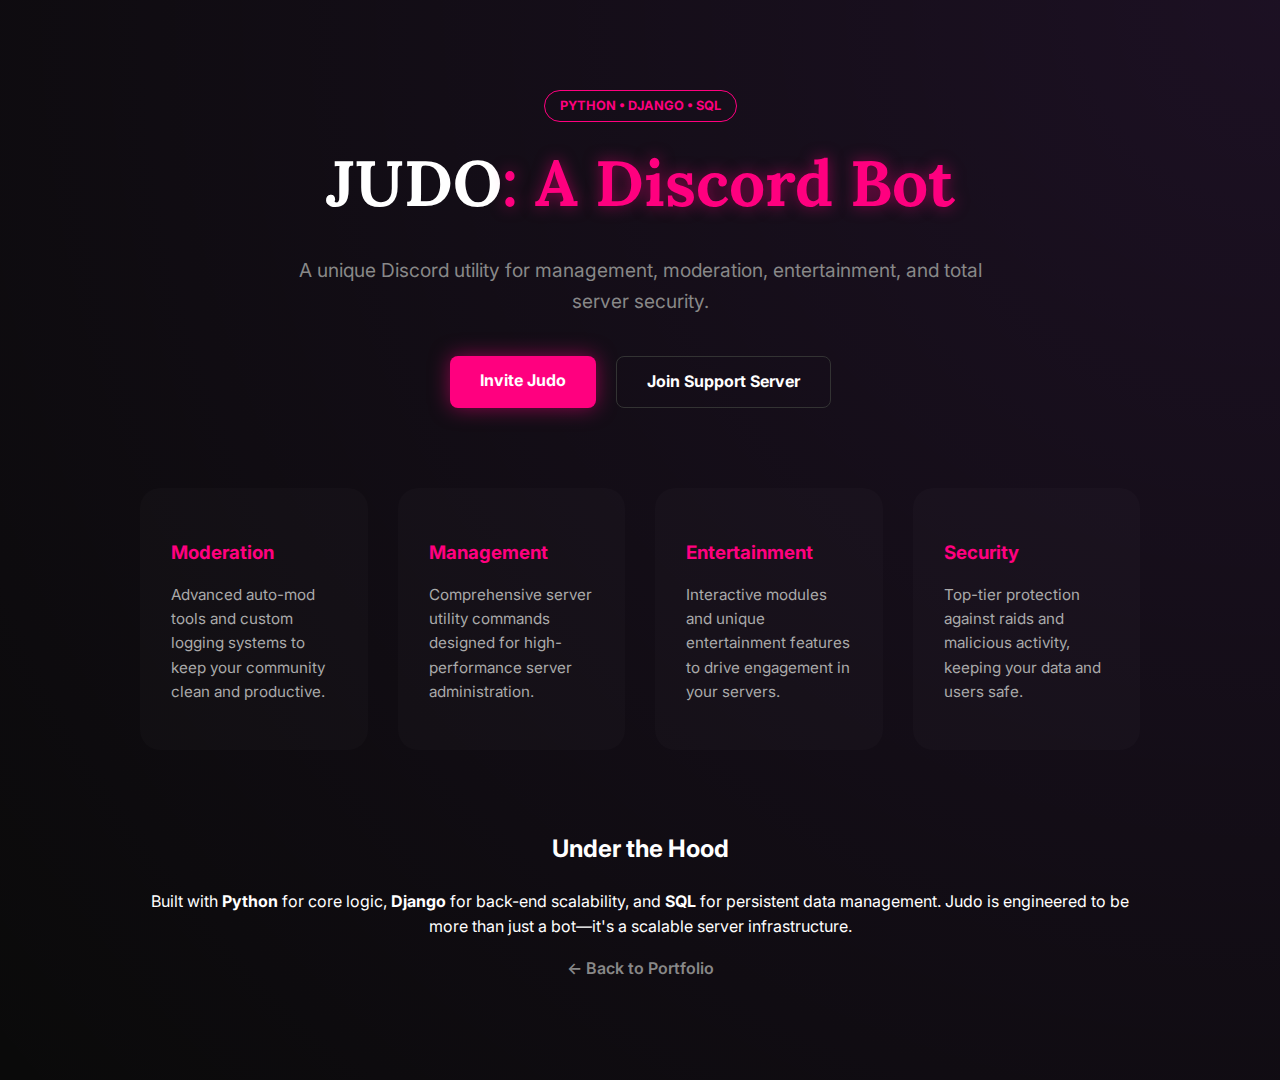
<file: Myportfolio/Version 1.1/judo/index.html>
<!DOCTYPE html>
<html lang="en">
<head>
    <meta charset="UTF-8">
    <meta name="viewport" content="width=device-width, initial-scale=1.0">
    <title>Judo Bot | Project Showcase</title>
    <link rel="preconnect" href="https://fonts.googleapis.com">
    <link rel="preconnect" href="https://fonts.gstatic.com" crossorigin>
    <link href="https://fonts.googleapis.com/css2?family=Inter:wght@400;700&family=Lora:wght@700&display=swap" rel="stylesheet">
    <link rel="stylesheet" href="style.css">
</head>
<body class="judo-page">

    <div id="judo-hero">
        <div class="judo-container">
            <header class="judo-header">
                <div class="judo-badge">PYTHON • DJANGO • SQL</div>
                <h1>JUDO<span>: A Discord Bot</span></h1>
                <p class="judo-subtitle">A unique Discord utility for management, moderation, entertainment, and total server security.</p>
                
                <div class="judo-actions">
                    <a href="https://discord.com/oauth2/authorize?client_id=1399230366039937104&permissions=8&integration_type=0&scope=bot" class="judo-btn primary" target="_blank">Invite Judo</a>
                    <a href="https://discord.gg/vSSmeJqy" class="judo-btn secondary" target="_blank">Join Support Server</a>
                </div>
            </header>

            <section class="judo-features">
                <div class="feature-grid">
                    <div class="feature-box">
                        <h3>Moderation</h3>
                        <p>Advanced auto-mod tools and custom logging systems to keep your community clean and productive.</p>
                    </div>
                    <div class="feature-box">
                        <h3>Management</h3>
                        <p>Comprehensive server utility commands designed for high-performance server administration.</p>
                    </div>
                    <div class="feature-box">
                        <h3>Entertainment</h3>
                        <p>Interactive modules and unique entertainment features to drive engagement in your servers.</p>
                    </div>
                    <div class="feature-box">
                        <h3>Security</h3>
                        <p>Top-tier protection against raids and malicious activity, keeping your data and users safe.</p>
                    </div>
                </div>
            </section>

            <section class="judo-tech-stack">
                <h2 class="section-title">Under the Hood</h2>
                <p class="bio-text">
                    Built with <strong>Python</strong> for core logic, <strong>Django</strong> for back-end scalability, and <strong>SQL</strong> for persistent data management. Judo is engineered to be more than just a bot—it's a scalable server infrastructure.
                </p>
                <div class="action-buttons">
                    <a href="../index.html" class="back-home-btn">← Back to Portfolio</a>
                </div>
            </section>
        </div>
    </div>

</body>
</html>
</file>
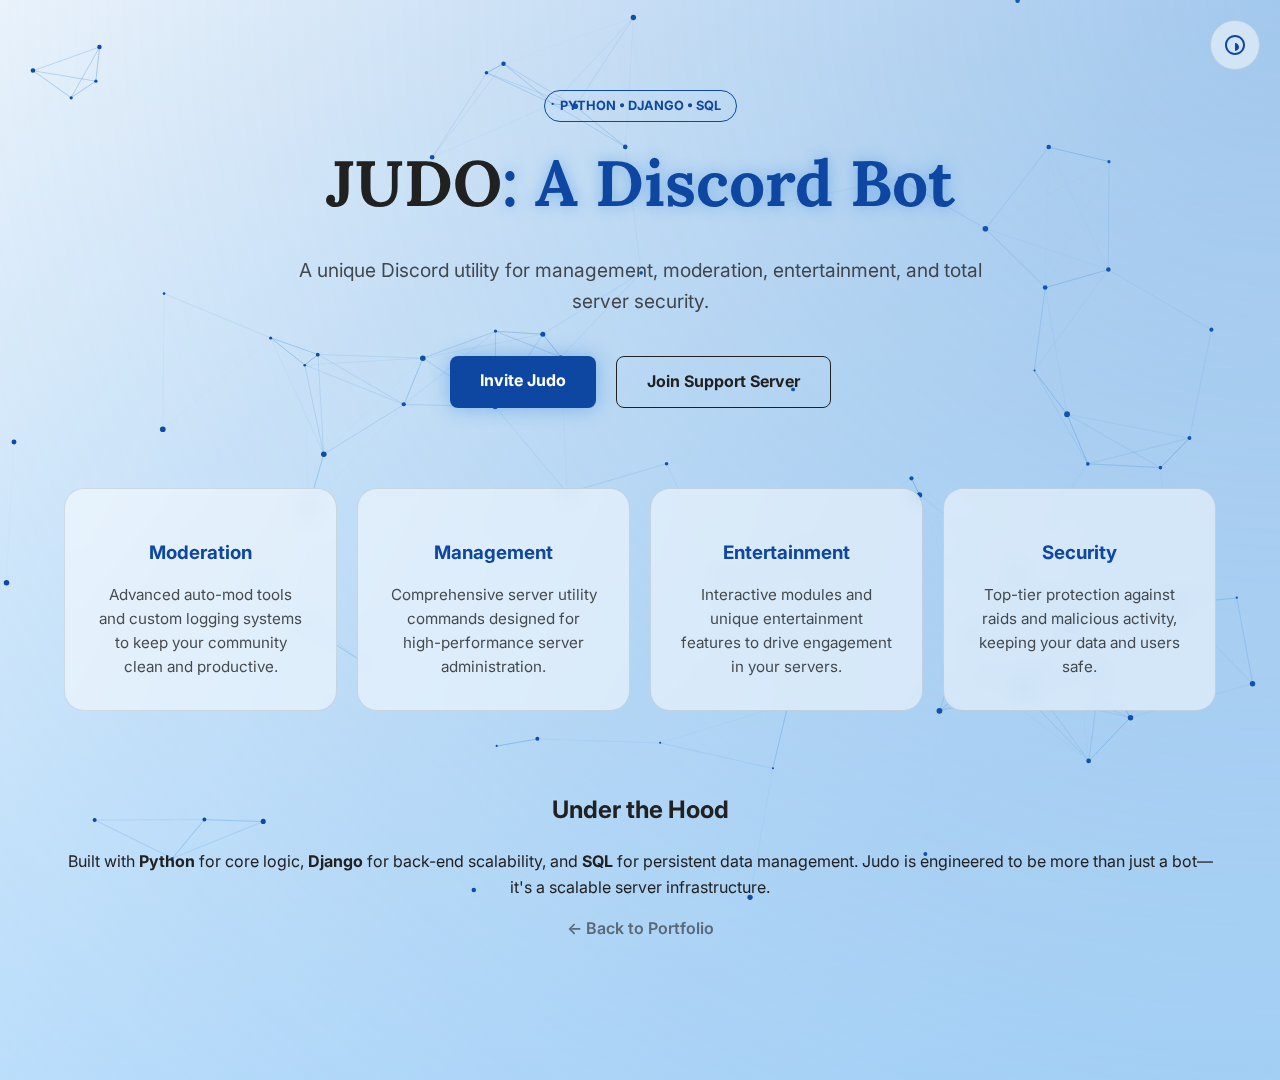
<file: Myportfolio/Version 1.2/judo/index.html>
<!DOCTYPE html>
<html lang="en">
<head>
    <meta charset="UTF-8">
    <meta name="viewport" content="width=device-width, initial-scale=1.0">
    <title>Judo Bot | Project Showcase</title>
    
    <script>
        (function() {
            const savedTheme = localStorage.getItem('theme') || 'theme-lucid-blue';
            document.documentElement.classList.add(savedTheme);
        })();
    </script>

    <link rel="preconnect" href="https://fonts.googleapis.com">
    <link rel="preconnect" href="https://fonts.gstatic.com" crossorigin>
    <link href="https://fonts.googleapis.com/css2?family=Inter:wght@400;700&family=Lora:wght@700&display=swap" rel="stylesheet">
    <link rel="stylesheet" href="style.css">
    <style>
        /* Ensures the background canvas stays behind the content */
        #judo-background-canvas {
            position: fixed;
            top: 0;
            left: 0;
            width: 100%;
            height: 100%;
            z-index: -1;
            pointer-events: none;
        }
    </style>
</head>
<body class="judo-page">

    <canvas id="judo-background-canvas"></canvas>

    <div class="theme-selector-container">
        <button class="theme-toggle" id="theme-toggle-btn" aria-label="Open theme selector" aria-expanded="false">
            <svg class="icon-theme" xmlns="http://www.w3.org/2000/svg" viewBox="0 0 24 24" fill="currentColor">
                <path d="M12 22C6.47715 22 2 17.5228 2 12C2 6.47715 6.47715 2 12 2C17.5228 2 22 6.47715 22 12C22 17.5228 17.5228 22 12 22ZM12 20C16.4183 20 20 16.4183 20 12C20 7.58172 16.4183 4 12 4C7.58172 4 4 7.58172 4 12C4 16.4183 7.58172 20 12 20ZM12 18C13.0609 18 14.0783 17.5786 14.8284 16.8284C15.5786 16.0783 16 15.0609 16 14C16 11.7909 14.2091 10 12 10V18Z"></path>
            </svg>
        </button>
        <div class="theme-options" id="theme-options-menu" role="menu">
            <button class="theme-option-btn" role="menuitem" data-theme="theme-lucid-blue">
                Lucid Blue
            </button>
            <button class="theme-option-btn" role="menuitem" data-theme="theme-metallic-sky">
                Metallic Sky
            </button>
        </div>
    </div>

    <div id="judo-hero">
        <div class="judo-container">
            <header class="judo-header">
                <div class="judo-badge">PYTHON • DJANGO • SQL</div>
                <h1>JUDO<span>: A Discord Bot</span></h1>
                <p class="judo-subtitle">A unique Discord utility for management, moderation, entertainment, and total server security.</p>
                
                <div class="judo-actions">
                    <a href="https://discord.com/oauth2/authorize?client_id=1399230366039937104&permissions=8&integration_type=0&scope=bot" class="judo-btn primary" target="_blank">Invite Judo</a>
                    <a href="https://discord.gg/vSSmeJqy" class="judo-btn secondary" target="_blank">Join Support Server</a>
                </div>
            </header>

            <section class="judo-features">
                <div class="feature-grid">
                    <div class="feature-box">
                        <h3>Moderation</h3>
                        <p>Advanced auto-mod tools and custom logging systems to keep your community clean and productive.</p>
                    </div>
                    <div class="feature-box">
                        <h3>Management</h3>
                        <p>Comprehensive server utility commands designed for high-performance server administration.</p>
                    </div>
                    <div class="feature-box">
                        <h3>Entertainment</h3>
                        <p>Interactive modules and unique entertainment features to drive engagement in your servers.</p>
                    </div>
                    <div class="feature-box">
                        <h3>Security</h3>
                        <p>Top-tier protection against raids and malicious activity, keeping your data and users safe.</p>
                    </div>
                </div>
            </section>

            <section class="judo-tech-stack">
                <h2 class="section-title">Under the Hood</h2>
                <p class="bio-text">
                    Built with <strong>Python</strong> for core logic, <strong>Django</strong> for back-end scalability, and <strong>SQL</strong> for persistent data management. Judo is engineered to be more than just a bot—it's a scalable server infrastructure.
                </p>
                <div class="action-buttons">
                    <a href="../index.html" class="back-home-btn">← Back to Portfolio</a>
                </div>
            </section>
        </div>
    </div>

    <script>
        document.addEventListener('DOMContentLoaded', () => {
            const themeToggleButton = document.getElementById('theme-toggle-btn');
            const themeOptionsMenu = document.getElementById('theme-options-menu');
            const themeOptionButtons = document.querySelectorAll('.theme-option-btn');

            // --- Constellation Canvas Background Logic ---
            const canvas = document.getElementById('judo-background-canvas');
            const ctx = canvas.getContext('2d');
            let particles = [];
            let animationFrameId;

            const getThemeColor = (variable) => getComputedStyle(document.body).getPropertyValue(variable).trim();

            class Particle {
                constructor(x, y, size, color) {
                    this.x = x;
                    this.y = y;
                    this.size = size;
                    this.color = color;
                    this.vx = (Math.random() - 0.5) * 0.5;
                    this.vy = (Math.random() - 0.5) * 0.5;
                }
                draw() {
                    ctx.beginPath();
                    ctx.arc(this.x, this.y, this.size, 0, Math.PI * 2);
                    ctx.fillStyle = this.color;
                    ctx.fill();
                }
                update() {
                    this.x += this.vx;
                    this.y += this.vy;
                    if (this.x < 0 || this.x > canvas.width) this.vx *= -1;
                    if (this.y < 0 || this.y > canvas.height) this.vy *= -1;
                    this.draw();
                }
            }

            function initCanvas() {
                canvas.width = window.innerWidth;
                canvas.height = window.innerHeight;
                particles = [];
                // Particles will use the theme's accent color
                const particleColor = getThemeColor('--judo-accent');
                const numberOfParticles = (canvas.width * canvas.height) / 15000;
                for (let i = 0; i < numberOfParticles; i++) {
                    const size = Math.random() * 2 + 1;
                    const x = Math.random() * canvas.width;
                    const y = Math.random() * canvas.height;
                    particles.push(new Particle(x, y, size, particleColor));
                }
            }

            function connectParticles() {
                const lineColor = getThemeColor('--judo-glow');
                for (let a = 0; a < particles.length; a++) {
                    for (let b = a + 1; b < particles.length; b++) {
                        const dx = particles[a].x - particles[b].x;
                        const dy = particles[a].y - particles[b].y;
                        const distance = Math.sqrt(dx * dx + dy * dy);
                        if (distance < 150) {
                            ctx.strokeStyle = lineColor;
                            ctx.lineWidth = 1 - (distance / 150);
                            ctx.beginPath();
                            ctx.moveTo(particles[a].x, particles[a].y);
                            ctx.lineTo(particles[b].x, particles[b].y);
                            ctx.stroke();
                        }
                    }
                }
            }

            function animate() {
                ctx.clearRect(0, 0, canvas.width, canvas.height);
                connectParticles();
                particles.forEach(p => p.update());
                animationFrameId = requestAnimationFrame(animate);
            }

            function startAnimation() {
                if (animationFrameId) cancelAnimationFrame(animationFrameId);
                initCanvas();
                animate();
            }

            // --- Theme Logic ---
            function applyTheme(themeName) {
                document.body.classList.remove('theme-lucid-blue', 'theme-metallic-sky');
                document.documentElement.classList.remove('theme-lucid-blue', 'theme-metallic-sky');
                
                document.body.classList.add(themeName);
                document.documentElement.classList.add(themeName);
                
                localStorage.setItem('theme', themeName);

                // Restart animation to update particle colors based on new theme
                setTimeout(startAnimation, 100);
            }

            themeToggleButton.addEventListener('click', (e) => {
                e.stopPropagation();
                const isVisible = themeOptionsMenu.classList.contains('visible');
                themeOptionsMenu.classList.toggle('visible');
                themeToggleButton.setAttribute('aria-expanded', !isVisible);
            });

            themeOptionButtons.forEach(button => {
                button.addEventListener('click', () => {
                    const selectedTheme = button.dataset.theme;
                    applyTheme(selectedTheme);
                    themeOptionsMenu.classList.remove('visible');
                    themeToggleButton.setAttribute('aria-expanded', 'false');
                });
            });

            window.addEventListener('click', () => {
                themeOptionsMenu.classList.remove('visible');
                themeToggleButton.setAttribute('aria-expanded', 'false');
            });

            window.addEventListener('resize', startAnimation);

            // Initialize correct theme and animation on load
            const savedTheme = localStorage.getItem('theme') || 'theme-lucid-blue';
            applyTheme(savedTheme);
            startAnimation();
        });
    </script>
</body>
</html>
</file>
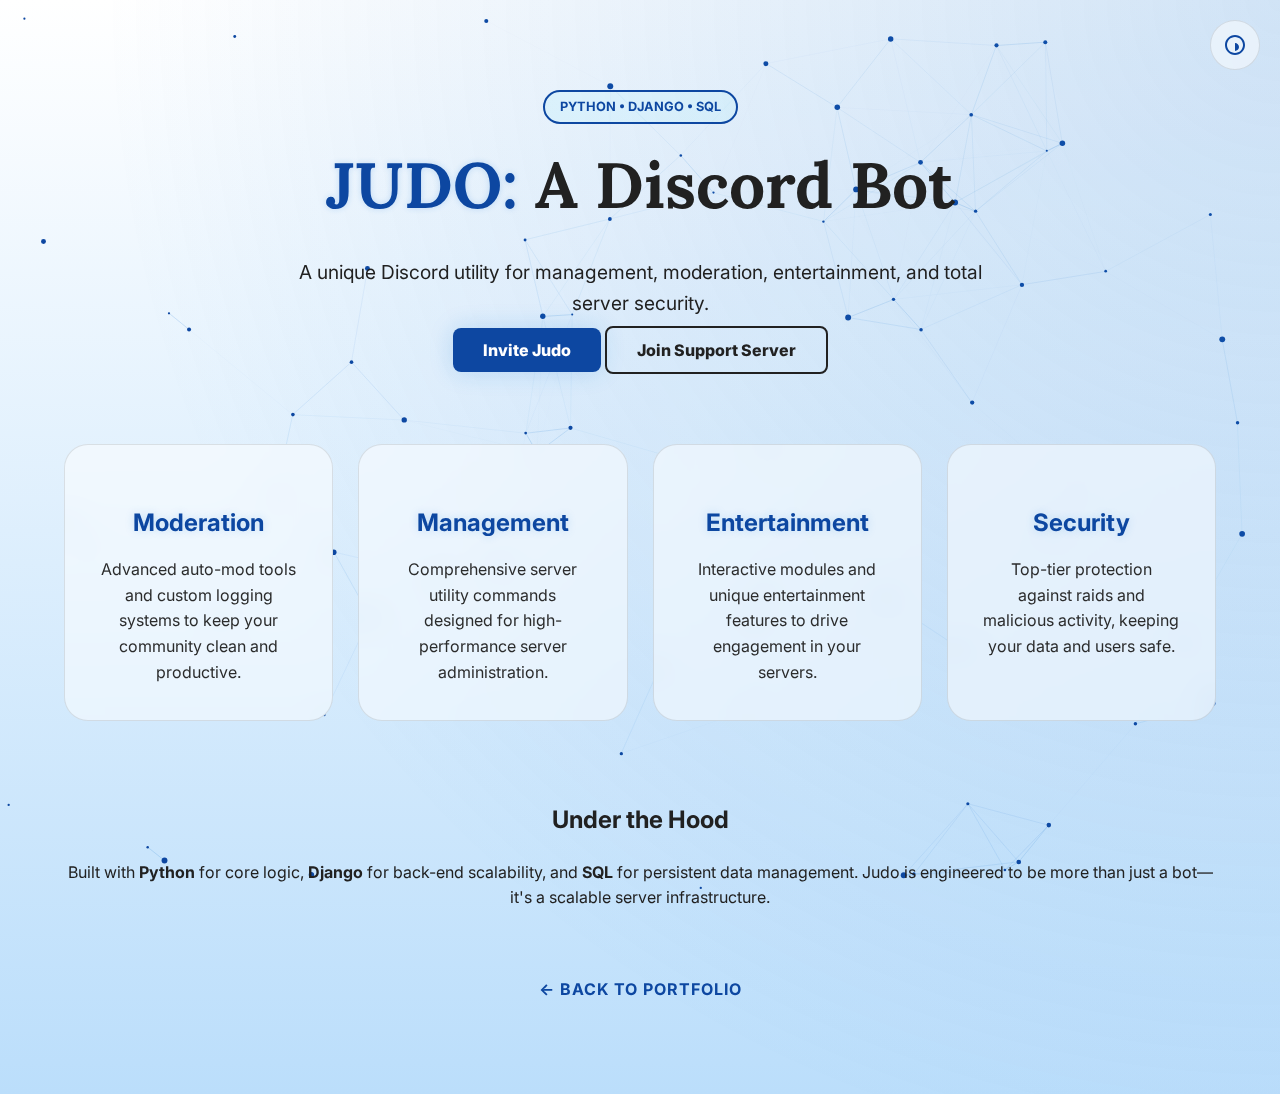
<file: Myportfolio/Version 1.4/judo/index.html>
<!DOCTYPE html>
<html lang="en">
<head>
    <meta charset="UTF-8">
    <meta name="viewport" content="width=device-width, initial-scale=1.0">
    <title>Judo Bot | Project Showcase</title>
    
    <script>
        (function() {
            const savedTheme = localStorage.getItem('theme') || 'theme-lucid-blue';
            document.documentElement.classList.add(savedTheme);
        })();
    </script>

    <link rel="preconnect" href="https://fonts.googleapis.com">
    <link rel="preconnect" href="https://fonts.gstatic.com" crossorigin>
    <link href="https://fonts.googleapis.com/css2?family=Inter:wght@400;700&family=Lora:wght@700&display=swap" rel="stylesheet">
    <link rel="stylesheet" href="style.css">
    <style>
        /* Ensures the background canvas stays behind the content */
        #judo-background-canvas {
            position: fixed;
            top: 0;
            left: 0;
            width: 100%;
            height: 100%;
            z-index: -1;
            pointer-events: none;
        }
    </style>
</head>
<body class="judo-page">

    <canvas id="judo-background-canvas"></canvas>

    <div class="theme-selector-container">
        <button class="theme-toggle" id="theme-toggle-btn" aria-label="Open theme selector" aria-expanded="false">
            <svg class="icon-theme" xmlns="http://www.w3.org/2000/svg" viewBox="0 0 24 24" fill="currentColor">
                <path d="M12 22C6.47715 22 2 17.5228 2 12C2 6.47715 6.47715 2 12 2C17.5228 2 22 6.47715 22 12C22 17.5228 17.5228 22 12 22ZM12 20C16.4183 20 20 16.4183 20 12C20 7.58172 16.4183 4 12 4C7.58172 4 4 7.58172 4 12C4 16.4183 7.58172 20 12 20ZM12 18C13.0609 18 14.0783 17.5786 14.8284 16.8284C15.5786 16.0783 16 15.0609 16 14C16 11.7909 14.2091 10 12 10V18Z"></path>
            </svg>
        </button>
        <div class="theme-options" id="theme-options-menu" role="menu">
            <button class="theme-option-btn" role="menuitem" data-theme="theme-lucid-blue">
                Lucid Blue
            </button>
            <button class="theme-option-btn" role="menuitem" data-theme="theme-metallic-sky">
                Metallic Sky
            </button>
        </div>
    </div>

    <div id="judo-hero">
        <div class="judo-container">
            <header class="judo-header">
                <div class="judo-badge">PYTHON • DJANGO • SQL</div>
                <h1>
                    <span class="judo-title-main">JUDO:</span> 
                    <span class="judo-title-sub">A Discord Bot</span>
                </h1>   
                <p class="judo-subtitle">A unique Discord utility for management, moderation, entertainment, and total server security.</p>
                
                <div class="judo-actions">
                    <a href="https://discord.com/oauth2/authorize?client_id=1399230366039937104&permissions=8&integration_type=0&scope=bot" class="judo-btn primary" target="_blank">Invite Judo</a>
                    <a href="https://discord.gg/vSSmeJqy" class="judo-btn secondary" target="_blank">Join Support Server</a>
                </div>
            </header>

            <section class="judo-features">
                <div class="feature-grid">
                    <div class="feature-box">
                        <h3>Moderation</h3>
                        <p>Advanced auto-mod tools and custom logging systems to keep your community clean and productive.</p>
                    </div>
                    <div class="feature-box">
                        <h3>Management</h3>
                        <p>Comprehensive server utility commands designed for high-performance server administration.</p>
                    </div>
                    <div class="feature-box">
                        <h3>Entertainment</h3>
                        <p>Interactive modules and unique entertainment features to drive engagement in your servers.</p>
                    </div>
                    <div class="feature-box">
                        <h3>Security</h3>
                        <p>Top-tier protection against raids and malicious activity, keeping your data and users safe.</p>
                    </div>
                </div>
            </section>

            <section class="judo-tech-stack">
                <h2 class="section-title">Under the Hood</h2>
                <p class="bio-text">
                    Built with <strong>Python</strong> for core logic, <strong>Django</strong> for back-end scalability, and <strong>SQL</strong> for persistent data management. Judo is engineered to be more than just a bot—it's a scalable server infrastructure.
                </p>
                <div class="action-buttons">
                    <a href="../index.html" class="back-home-btn">← Back to Portfolio</a>
                </div>
            </section>
        </div>
    </div>

    <script>
        document.addEventListener('DOMContentLoaded', () => {
            const themeToggleButton = document.getElementById('theme-toggle-btn');
            const themeOptionsMenu = document.getElementById('theme-options-menu');
            const themeOptionButtons = document.querySelectorAll('.theme-option-btn');

            // --- Constellation Canvas Background Logic ---
            const canvas = document.getElementById('judo-background-canvas');
            const ctx = canvas.getContext('2d');
            let particles = [];
            let animationFrameId;

            const getThemeColor = (variable) => getComputedStyle(document.body).getPropertyValue(variable).trim();

            class Particle {
                constructor(x, y, size, color) {
                    this.x = x;
                    this.y = y;
                    this.size = size;
                    this.color = color;
                    this.vx = (Math.random() - 0.5) * 0.5;
                    this.vy = (Math.random() - 0.5) * 0.5;
                }
                draw() {
                    ctx.beginPath();
                    ctx.arc(this.x, this.y, this.size, 0, Math.PI * 2);
                    ctx.fillStyle = this.color;
                    ctx.fill();
                }
                update() {
                    this.x += this.vx;
                    this.y += this.vy;
                    if (this.x < 0 || this.x > canvas.width) this.vx *= -1;
                    if (this.y < 0 || this.y > canvas.height) this.vy *= -1;
                    this.draw();
                }
            }

            function initCanvas() {
                canvas.width = window.innerWidth;
                canvas.height = window.innerHeight;
                particles = [];
                // Particles will use the theme's accent color
                const particleColor = getThemeColor('--judo-accent');
                const numberOfParticles = (canvas.width * canvas.height) / 15000;
                for (let i = 0; i < numberOfParticles; i++) {
                    const size = Math.random() * 2 + 1;
                    const x = Math.random() * canvas.width;
                    const y = Math.random() * canvas.height;
                    particles.push(new Particle(x, y, size, particleColor));
                }
            }

            function connectParticles() {
                const lineColor = getThemeColor('--judo-glow');
                for (let a = 0; a < particles.length; a++) {
                    for (let b = a + 1; b < particles.length; b++) {
                        const dx = particles[a].x - particles[b].x;
                        const dy = particles[a].y - particles[b].y;
                        const distance = Math.sqrt(dx * dx + dy * dy);
                        if (distance < 150) {
                            ctx.strokeStyle = lineColor;
                            ctx.lineWidth = 1 - (distance / 150);
                            ctx.beginPath();
                            ctx.moveTo(particles[a].x, particles[a].y);
                            ctx.lineTo(particles[b].x, particles[b].y);
                            ctx.stroke();
                        }
                    }
                }
            }

            function animate() {
                ctx.clearRect(0, 0, canvas.width, canvas.height);
                connectParticles();
                particles.forEach(p => p.update());
                animationFrameId = requestAnimationFrame(animate);
            }

            function startAnimation() {
                if (animationFrameId) cancelAnimationFrame(animationFrameId);
                initCanvas();
                animate();
            }

            // --- Theme Logic ---
            function applyTheme(themeName) {
                document.body.classList.remove('theme-lucid-blue', 'theme-metallic-sky');
                document.documentElement.classList.remove('theme-lucid-blue', 'theme-metallic-sky');
                
                document.body.classList.add(themeName);
                document.documentElement.classList.add(themeName);
                
                localStorage.setItem('theme', themeName);

                // Restart animation to update particle colors based on new theme
                setTimeout(startAnimation, 100);
            }

            themeToggleButton.addEventListener('click', (e) => {
                e.stopPropagation();
                const isVisible = themeOptionsMenu.classList.contains('visible');
                themeOptionsMenu.classList.toggle('visible');
                themeToggleButton.setAttribute('aria-expanded', !isVisible);
            });

            themeOptionButtons.forEach(button => {
                button.addEventListener('click', () => {
                    const selectedTheme = button.dataset.theme;
                    applyTheme(selectedTheme);
                    themeOptionsMenu.classList.remove('visible');
                    themeToggleButton.setAttribute('aria-expanded', 'false');
                });
            });

            window.addEventListener('click', () => {
                themeOptionsMenu.classList.remove('visible');
                themeToggleButton.setAttribute('aria-expanded', 'false');
            });

            window.addEventListener('resize', startAnimation);

            // Initialize correct theme and animation on load
            const savedTheme = localStorage.getItem('theme') || 'theme-lucid-blue';
            applyTheme(savedTheme);
            startAnimation();
        });
    </script>
</body>
</html>
</file>
<file: Myportfolio/Version 1.1/judo/style.css>
:root {
    --color-bg: #0a0a0a;
    --color-text: #ffffff;
    /* Updated to Neon Pink */
    --color-judo-accent: #ff007f; 
    --color-judo-glow: rgba(255, 0, 127, 0.5);
    --font-main: 'Inter', sans-serif;
    --font-heading: 'Lora', serif;
}

body.judo-page {
    background-color: var(--color-bg);
    color: var(--color-text);
    font-family: var(--font-main);
    margin: 0;
    line-height: 1.6;
}

#judo-hero {
    min-height: 100vh;
    padding: 10vh 5vw;
    /* Kept your blended dark/purple background as requested */
    background: radial-gradient(circle at top right, rgba(188, 71, 255, 0.1), transparent);
    display: flex;
    justify-content: center;
}

.judo-container {
    max-width: 1000px;
    width: 100%;
    text-align: center;
}

.judo-header h1 {
    font-family: var(--font-heading);
    font-size: 4rem;
    margin: 10px 0;
    color: #fff; /* JUDO stays white */
}

.judo-header h1 span {
    color: var(--color-judo-accent); /* A Discord Bot becomes Neon Pink */
    text-shadow: 0 0 15px var(--color-judo-glow);
}

.judo-badge {
    display: inline-block;
    padding: 5px 15px;
    border: 1px solid var(--color-judo-accent);
    color: var(--color-judo-accent);
    border-radius: 50px;
    font-size: 0.8rem;
    font-weight: 700;
}

.judo-subtitle {
    font-size: 1.2rem;
    color: #888;
    max-width: 700px;
    margin: 20px auto;
}

.judo-actions {
    display: flex;
    justify-content: center;
    gap: 20px;
    margin-top: 40px;
}

.judo-btn {
    padding: 12px 30px;
    border-radius: 8px;
    text-decoration: none;
    font-weight: 700;
    transition: all 0.3s ease;
}

.judo-btn.primary {
    background-color: var(--color-judo-accent);
    color: #fff;
    box-shadow: 0 0 20px var(--color-judo-glow);
}

.judo-btn.secondary {
    border: 1px solid #333;
    color: #fff;
}

.judo-btn:hover {
    transform: translateY(-3px);
    background-color: #fff;
    color: #000;
}

.feature-grid {
    display: grid;
    grid-template-columns: repeat(auto-fit, minmax(220px, 1fr));
    gap: 30px;
    margin: 80px 0;
}

.feature-box {
    padding: 30px;
    background: rgba(255, 255, 255, 0.02);
    /* Set border to transparent by default */
    border: 1px solid transparent; 
    border-radius: 20px;
    text-align: left;
    transition: all 0.4s ease;
}

/* Hover-only Neon Pink Border */
.feature-box:hover {
    border-color: var(--color-judo-accent);
    background: rgba(255, 0, 127, 0.02);
    box-shadow: 0 0 20px rgba(255, 0, 127, 0.1);
}

.feature-box h3 {
    color: var(--color-judo-accent);
    margin-bottom: 15px;
}

.feature-box p {
    font-size: 0.95rem;
    color: #aaa;
}

.back-home-btn {
    color: #888;
    text-decoration: none;
    font-weight: 600;
    transition: color 0.3s;
}

.back-home-btn:hover {
    color: var(--color-judo-accent);
}
</file>
<file: Myportfolio/Version 1.2/judo/style.css>
/* ==========================================================================
 THEME VARIABLES (Synchronized with Main Portfolio)
==========================================================================
*/
:root {
    /* -- LUCID BLUE (LIGHT) DEFAULT -- */
    --color-tertiary: #ffffff;
    --color-text-main: #212121;
    --color-text-accent: #0d47a1; /* Deep Blue Accent */
    --color-card-bg: rgba(255, 255, 255, 0.5);
    --color-card-border: rgba(0, 0, 0, 0.1);
    --bg-gradient: linear-gradient(to bottom, #ffffff 0%, #bbdefb 100%);
    --accent-glow: rgba(25, 118, 210, 0.4);
    
    /* Dynamic Judo Branding - Now linked to theme */
    --judo-accent: var(--color-text-accent);
    --judo-glow: var(--accent-glow);
    
    --font-heading: 'Lora', serif;
    --font-main: 'Inter', sans-serif;
}

body.theme-metallic-sky {
    /* -- METALLIC SKY (DARK) OVERRIDES -- */
    --color-tertiary: #000000;
    --color-text-main: #ffffff;
    --color-text-accent: #81d4fa; /* Sky Blue Accent */
    --color-card-bg: rgba(26, 35, 126, 0.2);
    --color-card-border: rgba(92, 107, 192, 0.3);
    --bg-gradient: linear-gradient(45deg, #111827, #000000);
    --accent-glow: rgba(129, 212, 250, 0.6);
}

/* ==========================================================================
 BASE LAYOUT
==========================================================================
*/
body {
    background: var(--bg-gradient);
    color: var(--color-text-main);
    font-family: var(--font-main);
    margin: 0;
    line-height: 1.6;
    transition: background 0.4s ease, color 0.4s ease;
    min-height: 100vh;
}

/* --- New Particle Canvas Styling --- */
#judo-background-canvas {
    position: fixed;
    top: 0;
    left: 0;
    width: 100%;
    height: 100%;
    z-index: -1; /* Keeps it behind all content */
    pointer-events: none; /* Allows clicking through the canvas */
}

#judo-hero {
    min-height: 100vh;
    padding: 10vh 5vw;
    /* Hero glow matches the theme accent, made subtle to show particles */
    background: radial-gradient(circle at top right, var(--judo-glow), transparent);
    display: flex;
    justify-content: center;
    position: relative;
    z-index: 1;
}

.judo-container {
    max-width: 1200px; 
    width: 100%;
    text-align: center;
}

/* ==========================================================================
 HEADER & TYPOGRAPHY
==========================================================================
*/
.judo-header h1 {
    font-family: var(--font-heading);
    font-size: 4rem;
    margin: 10px 0;
    color: var(--color-text-main);
}

.judo-header h1 span {
    color: var(--judo-accent);
    text-shadow: 0 0 15px var(--judo-glow);
    transition: color 0.4s ease, text-shadow 0.4s ease;
}

.judo-badge {
    display: inline-block;
    padding: 5px 15px;
    border: 1px solid var(--judo-accent);
    color: var(--judo-accent);
    border-radius: 50px;
    font-size: 0.8rem;
    font-weight: 700;
    transition: all 0.4s ease;
}

.judo-subtitle {
    font-size: 1.2rem;
    color: var(--color-text-main);
    opacity: 0.8;
    max-width: 700px;
    margin: 20px auto;
}

/* ==========================================================================
 ACTION BUTTONS
==========================================================================
*/
.judo-actions {
    display: flex;
    justify-content: center;
    gap: 20px;
    margin-top: 40px;
}

.judo-btn {
    padding: 12px 30px;
    border-radius: 8px;
    text-decoration: none;
    font-weight: 700;
    transition: all 0.3s ease;
}

.judo-btn.primary {
    background-color: var(--judo-accent);
    color: var(--color-tertiary);
    box-shadow: 0 0 20px var(--judo-glow);
    border: none;
}

.judo-btn.secondary {
    border: 1px solid var(--color-text-main);
    color: var(--color-text-main);
}

.judo-btn:hover {
    transform: translateY(-3px);
    background-color: var(--color-text-main);
    color: var(--color-tertiary);
    box-shadow: 0 5px 15px rgba(0,0,0,0.2);
}

/* ==========================================================================
 FEATURE GRID (Restored Single Line & Center Alignment)
==========================================================================
*/
.feature-grid {
    display: grid;
    grid-template-columns: repeat(auto-fit, minmax(240px, 1fr));
    gap: 20px;
    margin: 80px auto;
    max-width: 100%; 
    justify-content: center;
}

.feature-box {
    padding: 30px;
    background: var(--color-card-bg);
    backdrop-filter: blur(10px);
    border: 1px solid var(--color-card-border); 
    border-radius: 20px;
    text-align: center; 
    transition: all 0.4s ease;
    display: flex;
    flex-direction: column;
    align-items: center; 
}

.feature-box:hover {
    border-color: var(--judo-accent);
    background: var(--color-card-bg);
    box-shadow: 0 0 25px var(--judo-glow);
    transform: scale(1.02);
}

.feature-box h3 {
    color: var(--judo-accent);
    margin-bottom: 15px;
    width: 100%;
}

.feature-box p {
    font-size: 0.95rem;
    color: var(--color-text-main);
    opacity: 0.8;
    margin: 0;
}

/* ==========================================================================
 THEME SELECTOR UI
==========================================================================
*/
.theme-selector-container {
    position: fixed;
    top: 20px;
    right: 20px;
    z-index: 1000;
}

.theme-toggle {
    background-color: var(--color-card-bg);
    border: 1px solid var(--color-card-border);
    width: 50px;
    height: 50px;
    border-radius: 50%;
    display: flex;
    justify-content: center;
    align-items: center;
    cursor: pointer;
    backdrop-filter: blur(5px);
}

.theme-toggle svg {
    width: 24px;
    height: 24px;
    fill: var(--color-text-accent);
}

.theme-options {
    position: absolute;
    top: 60px;
    right: 0;
    width: 200px;
    background: var(--color-card-bg);
    backdrop-filter: blur(15px);
    border: 1px solid var(--color-card-border);
    border-radius: 12px;
    padding: 5px;
    opacity: 0;
    pointer-events: none;
    transform: translateY(-10px);
    transition: all 0.2s ease;
    display: flex;
    flex-direction: column;
}

.theme-options.visible {
    opacity: 1;
    pointer-events: auto;
    transform: translateY(0);
}

.theme-option-btn {
    padding: 10px;
    border: none;
    background: transparent;
    color: var(--color-text-main);
    text-align: left;
    cursor: pointer;
    border-radius: 6px;
    font-weight: 500;
}

.theme-option-btn:hover {
    background: rgba(0,0,0,0.05);
}

body.theme-metallic-sky .theme-option-btn:hover {
    background: rgba(255,255,255,0.1);
}

.back-home-btn {
    color: var(--color-text-main);
    opacity: 0.6;
    text-decoration: none;
    font-weight: 600;
    transition: all 0.3s;
}

.back-home-btn:hover {
    opacity: 1;
    color: var(--judo-accent);
}
</file>
<file: Myportfolio/Version 1.4/judo/style.css>
/* ==========================================================================
 THEME VARIABLES (Synchronized with Main Portfolio)
==========================================================================
*/
:root {
    --color-tertiary: #ffffff;
    --color-text-main: #212121;
    --color-text-accent: #0d47a1; 
    --color-card-bg: rgba(255, 255, 255, 0.5);
    --color-card-border: rgba(0, 0, 0, 0.1);
    --bg-gradient: linear-gradient(to bottom, #ffffff 0%, #bbdefb 100%);
    --accent-glow: rgba(25, 118, 210, 0.2);
    
    --judo-accent: var(--color-text-accent);
    --judo-glow: var(--accent-glow);
    
    --font-heading: 'Lora', serif;
    --font-main: 'Inter', sans-serif;
}

body.theme-metallic-sky {
    --color-tertiary: #000000;
    --color-text-main: #ffffff;
    --color-text-accent: #00e5ff; 
    --judo-accent: #00e5ff;
    --bg-gradient: radial-gradient(circle at center, #02050a 0%, #000000 100%); 
    --accent-glow: rgba(0, 229, 255, 0.6); 
    --judo-glow: rgba(0, 229, 255, 0.3);
    --color-card-bg: rgba(0, 0, 0, 0.9);
    --color-card-border: rgba(0, 229, 255, 0.3);
}

/* ==========================================================================
 BASE LAYOUT
==========================================================================
*/
body {
    background: var(--bg-gradient);
    color: var(--color-text-main);
    font-family: var(--font-main);
    margin: 0;
    line-height: 1.6;
    transition: background 0.4s ease, color 0.4s ease;
    min-height: 100vh;
}

#judo-background-canvas {
    position: fixed;
    top: 0;
    left: 0;
    width: 100%;
    height: 100%;
    z-index: -1; 
    pointer-events: none; 
}

#judo-hero {
    min-height: 100vh;
    padding: 10vh 5vw;
    background: radial-gradient(circle at top right, var(--judo-glow), transparent 70%);
    display: flex;
    justify-content: center;
    position: relative;
    z-index: 1;
}

.judo-container {
    max-width: 1200px; 
    width: 100%;
    text-align: center;
}

/* ==========================================================================
 HEADER & TYPOGRAPHY
==========================================================================
*/
.judo-header h1 {
    font-family: var(--font-heading);
    font-size: 4rem;
    margin: 10px 0;
    color: var(--color-text-main); 
}

.judo-title-main {
    color: var(--judo-accent);
    /* REDUCED GLOW: Changed from 15px to 6px */
    text-shadow: 0 0 6px var(--judo-glow);
    transition: color 0.4s ease, text-shadow 0.4s ease;
}

body.theme-metallic-sky .judo-title-main {
    /* REDUCED GLOW: Changed from 20px/10px to 8px/4px */
    text-shadow: 0 0 8px var(--judo-accent), 0 0 4px rgba(0, 229, 255, 0.4);
}

.judo-badge {
    display: inline-block;
    padding: 5px 15px;
    border: 2px solid var(--judo-accent);
    color: var(--judo-accent);
    border-radius: 50px;
    font-size: 0.8rem;
    font-weight: 700;
    background: rgba(0, 229, 255, 0.05);
}

.judo-subtitle {
    font-size: 1.2rem;
    color: var(--color-text-main);
    opacity: 1; 
    max-width: 700px;
    margin: 20px auto;
}

/* ==========================================================================
 ACTION BUTTONS
==========================================================================
*/
.judo-btn {
    padding: 12px 30px;
    border-radius: 8px;
    text-decoration: none;
    font-weight: 800;
    transition: all 0.3s ease;
}

.judo-btn.primary {
    background-color: var(--judo-accent);
    color: var(--color-tertiary); 
    box-shadow: 0 0 25px var(--judo-glow);
    border: none;
}

body.theme-metallic-sky .judo-btn.primary {
    color: #000000;
}

.judo-btn.secondary {
    border: 2px solid var(--color-text-main);
    color: var(--color-text-main);
    background: transparent;
}

.judo-btn:hover {
    transform: translateY(-5px);
    background-color: var(--color-text-main);
    color: var(--color-tertiary);
    box-shadow: 0 10px 40px var(--judo-glow);
}

/* ==========================================================================
 FEATURE GRID
==========================================================================
*/
.feature-grid {
    display: grid;
    grid-template-columns: repeat(auto-fit, minmax(240px, 1fr));
    gap: 25px;
    margin: 80px auto;
    max-width: 100%; 
    justify-content: center;
}

.feature-box {
    padding: 35px;
    background: var(--color-card-bg);
    backdrop-filter: blur(15px);
    border: 1px solid var(--color-card-border); 
    border-radius: 24px;
    text-align: center; 
    transition: all 0.4s ease;
    display: flex;
    flex-direction: column;
    align-items: center; 
}

.feature-box:hover {
    border-color: var(--judo-accent);
    box-shadow: 0 0 40px var(--judo-glow);
    transform: scale(1.05) translateY(-10px);
}

.feature-box h3 {
    color: var(--judo-accent);
    margin-bottom: 15px;
    width: 100%;
    font-size: 1.5rem;
    text-shadow: 0 0 10px var(--judo-glow);
}

.feature-box p {
    font-size: 1rem;
    color: var(--color-text-main);
    opacity: 0.95;
    margin: 0;
    line-height: 1.6;
}

/* ==========================================================================
 THEME SELECTOR UI
==========================================================================
*/
.theme-selector-container {
    position: fixed;
    top: 20px;
    right: 20px;
    z-index: 1000;
}

.theme-toggle {
    background-color: var(--color-card-bg);
    border: 1px solid var(--color-card-border);
    width: 50px;
    height: 50px;
    border-radius: 50%;
    display: flex;
    justify-content: center;
    align-items: center;
    cursor: pointer;
    backdrop-filter: blur(5px);
}

.theme-toggle svg {
    width: 24px;
    height: 24px;
    fill: var(--color-text-accent);
}

.theme-options {
    position: absolute;
    top: 60px;
    right: 0;
    width: 200px;
    background: var(--color-card-bg);
    backdrop-filter: blur(15px);
    border: 1px solid var(--color-card-border);
    border-radius: 12px;
    padding: 5px;
    opacity: 0;
    pointer-events: none;
    transform: translateY(-10px);
    transition: all 0.2s ease;
    display: flex;
    flex-direction: column;
}

.theme-options.visible {
    opacity: 1;
    pointer-events: auto;
    transform: translateY(0);
}

.theme-option-btn {
    padding: 10px;
    border: none;
    background: transparent;
    color: var(--color-text-main);
    text-align: left;
    cursor: pointer;
    border-radius: 6px;
    font-weight: 500;
}

.theme-option-btn:hover {
    background: rgba(0,0,0,0.05);
}

body.theme-metallic-sky .theme-option-btn:hover {
    background: rgba(255,255,255,0.1);
}

.back-home-btn {
    color: var(--judo-accent);
    text-decoration: none;
    font-weight: 700;
    text-transform: uppercase;
    letter-spacing: 1px;
    transition: all 0.3s;
    margin-top: 50px;
    display: inline-block;
    border-bottom: 2px solid transparent;
}

.back-home-btn:hover {
    text-shadow: 0 0 10px var(--judo-accent);
    border-bottom: 2px solid var(--judo-accent);
}

/* ==========================================================================
 MOBILE RESPONSIVENESS
==========================================================================
*/
@media (max-width: 768px) {
    #judo-hero {
        padding: 20px 20px 40px 20px; 
    }

    .judo-header {
        margin-top: 0; 
    }

    .judo-badge {
        margin-top: 10px;
        margin-bottom: 5px;
    }

    .judo-header h1 {
        font-size: 2.5rem; 
        margin-top: 5px; 
        display: flex;
        flex-direction: column; 
        align-items: center;
    }

    .judo-title-main {
        display: block; 
        margin-bottom: 2px;
    }

    .judo-title-sub {
        display: block; 
        font-size: 1.8rem; 
    }

    .judo-subtitle {
        font-size: 1rem;
        padding: 0 10px;
    }

    .judo-actions {
        display: flex;
        flex-direction: column;
        gap: 15px;
        align-items: center;
    }

    .judo-btn {
        width: 80%;
        max-width: 300px;
        text-align: center;
    }

    .feature-grid {
        margin: 40px auto;
        grid-template-columns: 1fr; 
        padding: 0 10px;
    }

    .feature-box {
        padding: 25px;
    }

    .theme-selector-container {
        top: 15px;
        right: 15px;
    }
}
</file>
